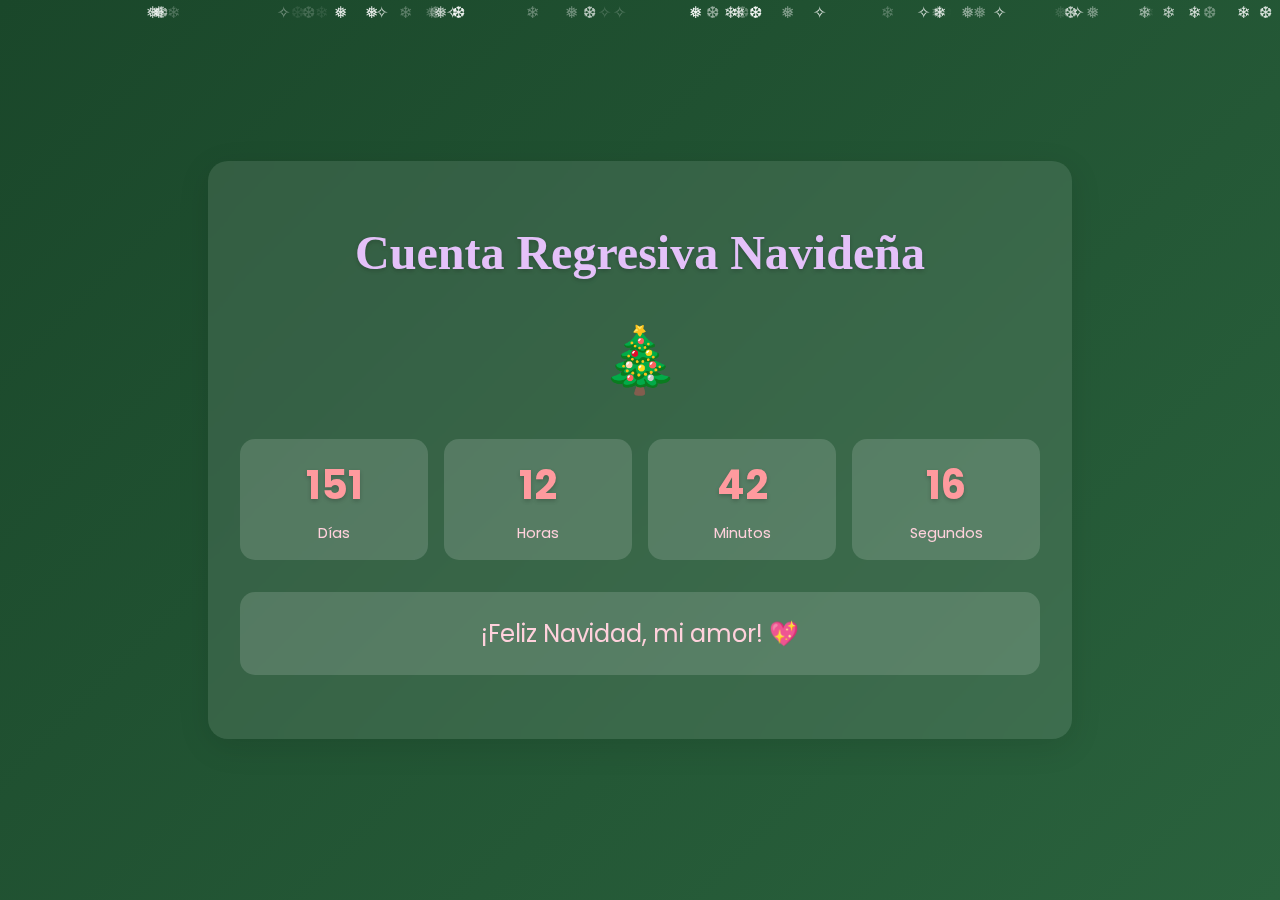
<file: static/christmas_countdown.html>
<!DOCTYPE html>
<html lang="es">
<head>
    <meta charset="UTF-8">
    <meta name="viewport" content="width=device-width, initial-scale=1.0">
    <title>Cuenta regresiva navideña</title>
    <link href="https://fonts.googleapis.com/css2?family=Mountains+of+Christmas:wght@400;700&family=Poppins:wght@400;600&display=swap" rel="stylesheet">
    <style>
        body {
            font-family: 'Poppins', sans-serif;
            margin: 0;
            min-height: 100vh;
            background: linear-gradient(135deg, #1a472a, #2a623d);
            color: #ffffff;
            display: flex;
            flex-direction: column;
            align-items: center;
            justify-content: center;
            overflow: hidden;
            position: relative;
        }

        .snowflakes {
            position: fixed;
            top: 0;
            left: 0;
            width: 100%;
            height: 100%;
            pointer-events: none;
            z-index: 1;
        }

        .container {
            text-align: center;
            padding: 2rem;
            background: rgba(255, 255, 255, 0.1);
            backdrop-filter: blur(10px);
            border-radius: 20px;
            box-shadow: 0 8px 32px rgba(0, 0, 0, 0.1);
            z-index: 2;
            max-width: 800px;
            width: 90%;
            margin: 20px;
        }

        h1 {
            font-family: 'Mountains of Christmas', cursive;
            font-size: 3rem;
            color: #e4c1f9;
            text-shadow: 0 2px 4px rgba(0,0,0,0.2);
            margin-bottom: 2rem;
        }

        .countdown-wrapper {
            display: grid;
            grid-template-columns: repeat(auto-fit, minmax(120px, 1fr));
            gap: 1rem;
            margin: 2rem 0;
        }

        .countdown-item {
            background: rgba(255, 255, 255, 0.15);
            padding: 1rem;
            border-radius: 15px;
            transition: transform 0.3s ease;
        }

        .countdown-item:hover {
            transform: translateY(-5px);
        }

        .number {
            font-size: 2.5rem;
            font-weight: bold;
            color: #ff9a9e;
            text-shadow: 0 2px 4px rgba(0,0,0,0.2);
        }

        .label {
            font-size: 0.9rem;
            color: #ffd1dc;
            margin-top: 0.5rem;
        }

        #dailyMessage {
            font-size: 1.5rem;
            margin: 2rem 0;
            padding: 1.5rem;
            background: rgba(255, 255, 255, 0.15);
            border-radius: 15px;
            color: #ffd1dc;
            animation: glow 2s ease-in-out infinite alternate;
        }

        .christmas-tree {
            font-size: 4rem;
            margin: 1rem 0;
            animation: bounce 2s ease-in-out infinite;
        }

        @keyframes glow {
            from {
                box-shadow: 0 0 10px rgba(255, 209, 220, 0.5);
            }
            to {
                box-shadow: 0 0 20px rgba(255, 209, 220, 0.8);
            }
        }

        @keyframes bounce {
            0%, 100% {
                transform: translateY(0);
            }
            50% {
                transform: translateY(-10px);
            }
        }

        @keyframes snowfall {
            0% {
                transform: translateY(-10vh) translateX(0);
            }
            100% {
                transform: translateY(100vh) translateX(20px);
            }
        }

        .snowflake {
            position: absolute;
            color: #fff;
            font-size: 1em;
            animation: snowfall linear infinite;
        }

        @media (max-width: 600px) {
            .container {
                padding: 1rem;
            }
            h1 {
                font-size: 2rem;
            }
            .number {
                font-size: 2rem;
            }
            #dailyMessage {
                font-size: 1.2rem;
            }
        }
    </style>
</head>
<body>
    <div class="snowflakes" id="snowflakes"></div>
    <div class="container">
        <h1>Cuenta Regresiva Navideña</h1>
        <div class="christmas-tree">🎄</div>
        <div class="countdown-wrapper" id="countdown"></div>
        <div id="dailyMessage"></div>
    </div>

    <script>
        function createSnowflakes() {
            const snowflakes = document.getElementById('snowflakes');
            const symbols = ['❄', '❅', '❆', '✧'];
            const numberOfSnowflakes = 50;

            for (let i = 0; i < numberOfSnowflakes; i++) {
                const snowflake = document.createElement('div');
                snowflake.className = 'snowflake';
                snowflake.style.left = `${Math.random() * 100}vw`;
                snowflake.style.animationDuration = `${Math.random() * 3 + 2}s`;
                snowflake.style.opacity = Math.random();
                snowflake.innerHTML = symbols[Math.floor(Math.random() * symbols.length)];
                snowflakes.appendChild(snowflake);
            }
        }

        function updateCountdown() {
            const now = new Date();
            const christmas = new Date(now.getFullYear(), 11, 25);
            
            if (now.getMonth() === 11 && now.getDate() > 25) {
                christmas.setFullYear(christmas.getFullYear() + 1);
            }
            
            const diff = christmas - now;
            
            const days = Math.floor(diff / (1000 * 60 * 60 * 24));
            const hours = Math.floor((diff % (1000 * 60 * 60 * 24)) / (1000 * 60 * 60));
            const minutes = Math.floor((diff % (1000 * 60 * 60)) / (1000 * 60));
            const seconds = Math.floor((diff % (1000 * 60)) / 1000);
            
            const countdownHTML = `
                <div class="countdown-item">
                    <div class="number">${days}</div>
                    <div class="label">Días</div>
                </div>
                <div class="countdown-item">
                    <div class="number">${hours}</div>
                    <div class="label">Horas</div>
                </div>
                <div class="countdown-item">
                    <div class="number">${minutes}</div>
                    <div class="label">Minutos</div>
                </div>
                <div class="countdown-item">
                    <div class="number">${seconds}</div>
                    <div class="label">Segundos</div>
                </div>
            `;
            
            document.getElementById('countdown').innerHTML = countdownHTML;
        }

        function updateMessage() {
            const messages = {
                1: "¡El amor es como la magia navideña! 💫",
                2: "Cada día te quiero más, como los regalos bajo el árbol 🎁",
                3: "Eres mi estrella de Navidad más brillante ⭐",
                5: "Mi corazón late al ritmo de los villancicos 💓",
                7: "Contigo la Navidad es más especial 💕",
                10: "Eres mi mejor regalo de Navidad 🎄",
                15: "Tu sonrisa ilumina más que todas las luces navideñas ✨",
                20: "Juntos hacemos la Navidad más mágica 💑",
                25: "¡Feliz Navidad, mi amor! 💖"
            };

            const messageKeys = Object.keys(messages);
            const randomIndex = Math.floor(Math.random() * messageKeys.length);
            const message = messages[messageKeys[randomIndex]] || "¡La magia de la Navidad nos une cada día más! 🎄✨";
            
            document.getElementById('dailyMessage').innerHTML = message;
        }

        createSnowflakes();
        setInterval(updateCountdown, 1000);
        setInterval(updateMessage, 10000); 
        updateCountdown();
        updateMessage();
    </script>
</body>
</html>
</file>
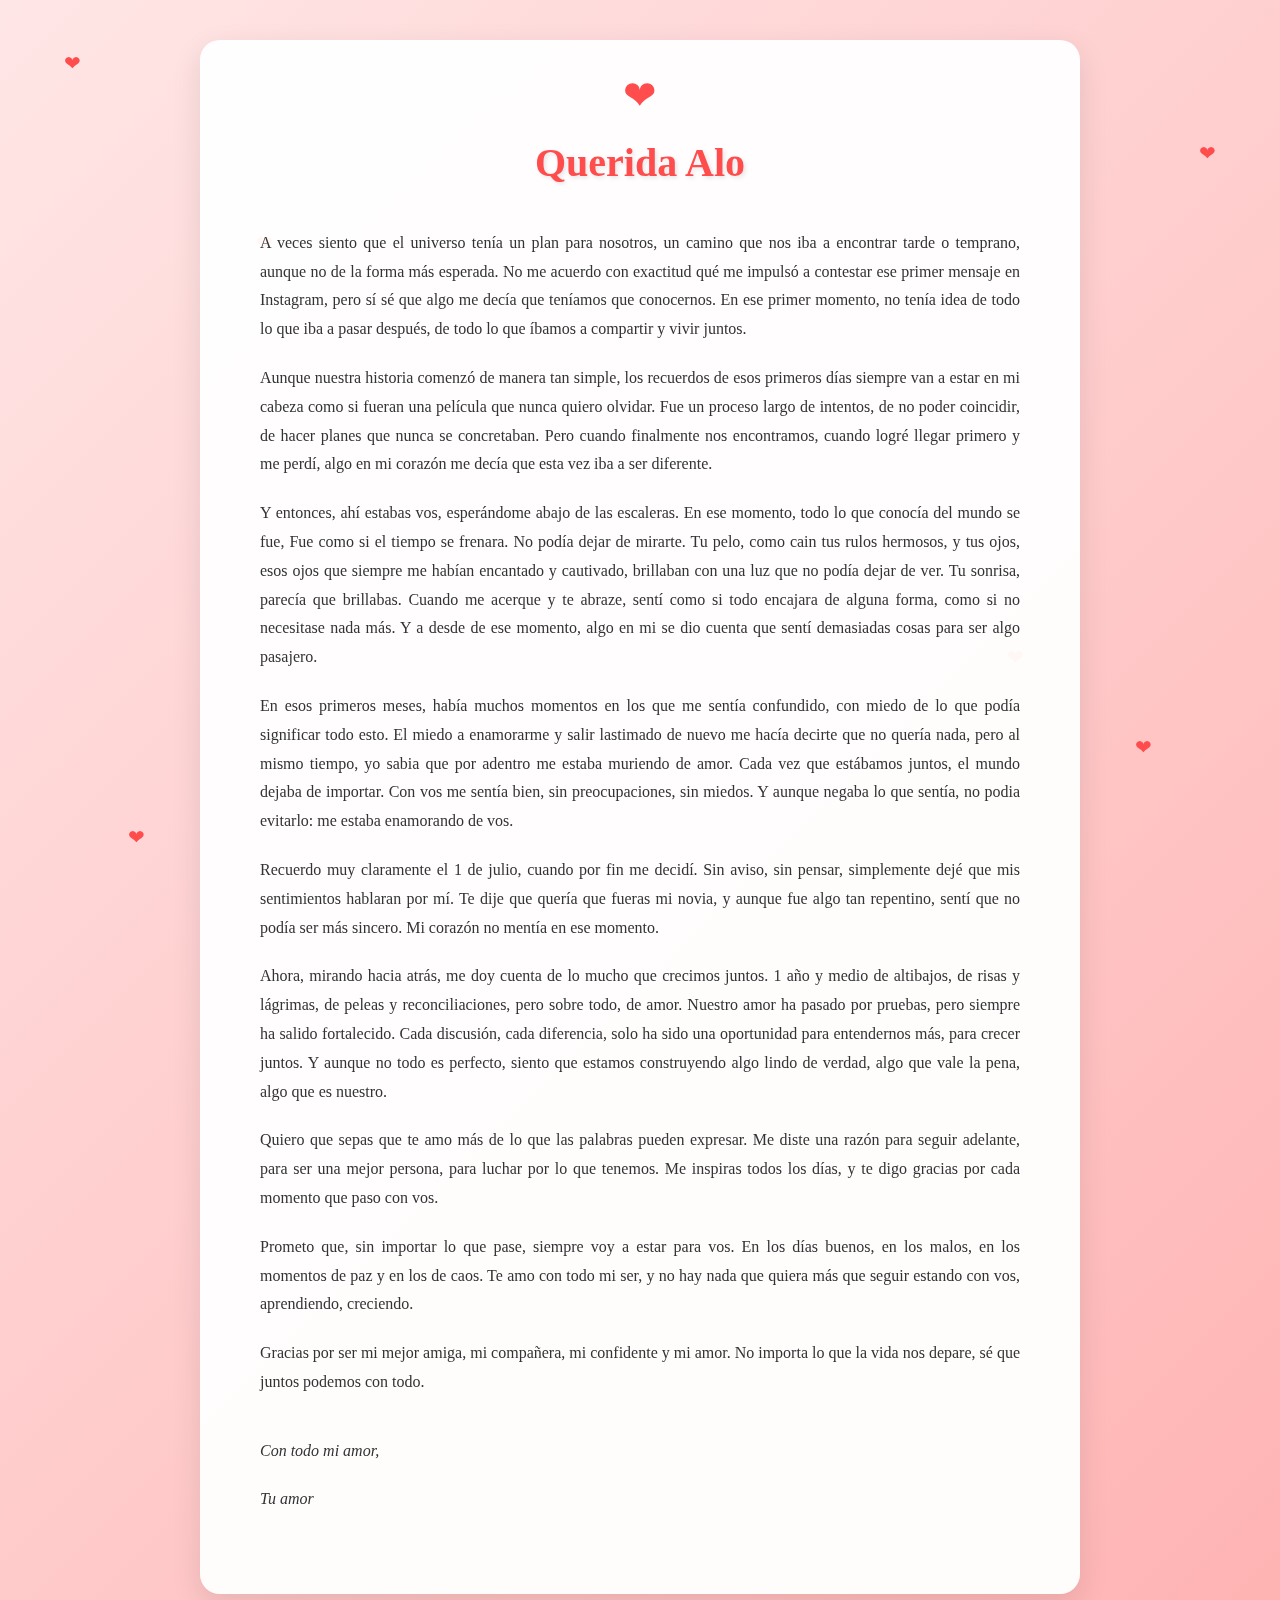
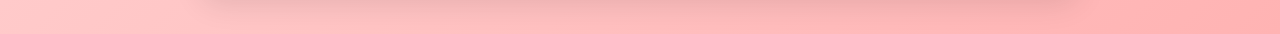
<file: static/our_story.html>
<!DOCTYPE html>
<html lang="es">
<head>
    <meta charset="UTF-8">
    <meta name="viewport" content="width=device-width, initial-scale=1.0">
    <title>Carta de Amor</title>
    <style>
        body {
            font-family: 'Georgia', serif;
            line-height: 1.8;
            background: linear-gradient(135deg, #ffe6e6 0%, #ffb3b3 100%);
            margin: 0;
            padding: 40px;
            min-height: 100vh;
            color: #333;
        }
        .container {
            max-width: 800px;
            margin: 0 auto;
            background: rgba(255, 255, 255, 0.95);
            padding: 40px;
            border-radius: 20px;
            box-shadow: 0 10px 30px rgba(0, 0, 0, 0.1);
            position: relative;
        }
        .letter {
            position: relative;
            padding: 20px;
        }
        .letter::before {
            content: '❤';
            position: absolute;
            top: -20px;
            left: 50%;
            transform: translateX(-50%);
            font-size: 40px;
            color: #ff4d4d;
        }
        h1 {
            text-align: center;
            color: #ff4d4d;
            font-size: 2.5em;
            margin-bottom: 30px;
            text-shadow: 2px 2px 4px rgba(0, 0, 0, 0.1);
        }
        p {
            margin-bottom: 20px;
            text-align: justify;
        }
        .signature {
            text-align: right;
            font-style: italic;
            margin-top: 40px;
        }
        @keyframes float {
            0% { transform: translateY(0px); }
            50% { transform: translateY(-10px); }
            100% { transform: translateY(0px); }
        }
        .hearts {
            position: fixed;
            font-size: 20px;
            color: #ff4d4d;
            animation: float 3s ease-in-out infinite;
        }
        .hearts:nth-child(1) { top: 5%; left: 5%; animation-delay: 0s; }
        .hearts:nth-child(2) { top: 15%; right: 5%; animation-delay: 0.5s; }
        .hearts:nth-child(3) { bottom: 5%; left: 10%; animation-delay: 1s; }
        .hearts:nth-child(4) { bottom: 15%; right: 10%; animation-delay: 1.5s; }
        .hearts:nth-child(5) { top: 25%; left: 20%; animation-delay: 2s; }
        .hearts:nth-child(6) { bottom: 25%; right: 20%; animation-delay: 2.5s; }
    </style>
</head>
<body>
    <div class="hearts">❤</div>
    <div class="hearts">❤</div>
    <div class="hearts">❤</div>
    <div class="hearts">❤</div>
    <div class="hearts">❤</div>
    <div class="hearts">❤</div>
    
    <div class="container">
        <div class="letter">
            <h1>Querida Alo</h1>
            
            <p>A veces siento que el universo tenía un plan para nosotros, un camino que nos iba a encontrar tarde o temprano, aunque no de la forma más esperada. No me acuerdo con exactitud qué me impulsó a contestar ese primer mensaje en Instagram, pero sí sé que algo me decía que teníamos que conocernos. En ese primer momento, no tenía idea de todo lo que iba a pasar después, de todo lo que íbamos a compartir y vivir juntos.</p>

            <p>Aunque nuestra historia comenzó de manera tan simple, los recuerdos de esos primeros días siempre van a estar en mi cabeza como si fueran una película que nunca quiero olvidar. Fue un proceso largo de intentos, de no poder coincidir, de hacer planes que nunca se concretaban. Pero cuando finalmente nos encontramos, cuando logré llegar primero y me perdí, algo en mi corazón me decía que esta vez iba a ser diferente.</p>

            <p>Y entonces, ahí estabas vos, esperándome abajo de las escaleras. En ese momento, todo lo que conocía del mundo se fue, Fue como si el tiempo se frenara. No podía dejar de mirarte. Tu pelo, como cain tus rulos hermosos, y tus ojos, esos ojos que siempre me habían encantado y cautivado, brillaban con una luz que no podía dejar de ver. Tu sonrisa, parecía que brillabas. Cuando me acerque y te abraze, sentí como si todo encajara de alguna forma, como si no necesitase nada más. Y a desde de ese momento, algo en mi se dio cuenta que sentí demasiadas cosas para ser algo pasajero.</p>

            <p>En esos primeros meses, había muchos momentos en los que me sentía confundido, con miedo de lo que podía significar todo esto. El miedo a enamorarme y salir lastimado de nuevo me hacía decirte que no quería nada, pero al mismo tiempo, yo sabia que por adentro me estaba muriendo de amor. Cada vez que estábamos juntos, el mundo dejaba de importar. Con vos me sentía bien, sin preocupaciones, sin miedos. Y aunque negaba lo que sentía, no podia evitarlo: me estaba enamorando de vos.</p>

            <p>Recuerdo muy claramente el 1 de julio, cuando por fin me decidí. Sin aviso, sin pensar, simplemente dejé que mis sentimientos hablaran por mí. Te dije que quería que fueras mi novia, y aunque fue algo tan repentino, sentí que no podía ser más sincero. Mi corazón no mentía en ese momento.</p>

            <p>Ahora, mirando hacia atrás, me doy cuenta de lo mucho que crecimos juntos. 1 año y medio de altibajos, de risas y lágrimas, de peleas y reconciliaciones, pero sobre todo, de amor. Nuestro amor ha pasado por pruebas, pero siempre ha salido fortalecido. Cada discusión, cada diferencia, solo ha sido una oportunidad para entendernos más, para crecer juntos. Y aunque no todo es perfecto, siento que estamos construyendo algo lindo de verdad, algo que vale la pena, algo que es nuestro.</p>

            <p>Quiero que sepas que te amo más de lo que las palabras pueden expresar. Me diste una razón para seguir adelante, para ser una mejor persona, para luchar por lo que tenemos. Me inspiras todos los días, y te digo gracias por cada momento que paso con vos.</p>

            <p>Prometo que, sin importar lo que pase, siempre voy a estar para vos. En los días buenos, en los malos, en los momentos de paz y en los de caos. Te amo con todo mi ser, y no hay nada que quiera más que seguir estando con vos, aprendiendo, creciendo.</p>

            <p>Gracias por ser mi mejor amiga, mi compañera, mi confidente y mi amor. No importa lo que la vida nos depare, sé que juntos podemos con todo.</p>

            <div class="signature">
                <p>Con todo mi amor,</p>
                <p>Tu amor</p>
            </div>
        </div>
    </div>
</body>
</html>
</file>
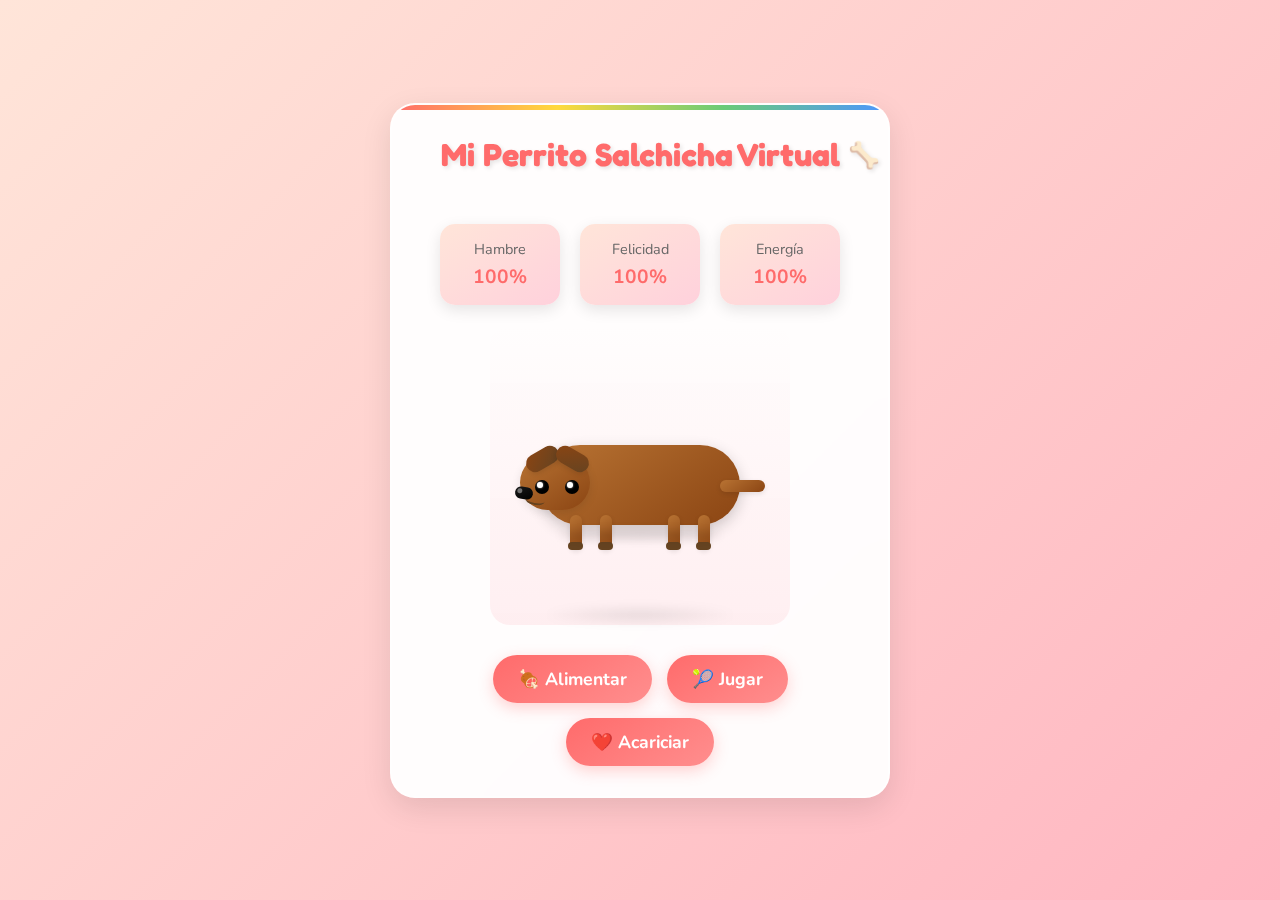
<file: static/garden/jardin_virtual.html>
<!DOCTYPE html>
<html lang="es">
<head>
    <meta charset="UTF-8">
    <meta name="viewport" content="width=device-width, initial-scale=1.0">
    <title>Mi Perrito Salchicha Virtual</title>
    <link href="https://fonts.googleapis.com/css2?family=Fredoka+One&family=Nunito:wght@400;700&display=swap" rel="stylesheet">
    <style>
        * {
            margin: 0;
            padding: 0;
            box-sizing: border-box;
        }

        body {
            font-family: 'Nunito', sans-serif;
            min-height: 100vh;
            background: linear-gradient(135deg, #FFE5D9 0%, #FFB6C1 100%);
            padding: 20px;
            display: flex;
            flex-direction: column;
            align-items: center;
            justify-content: center;
        }

        .game-container {
            background: rgba(255, 255, 255, 0.95);
            border-radius: 25px;
            padding: 30px;
            box-shadow: 0 10px 30px rgba(0,0,0,0.1);
            text-align: center;
            backdrop-filter: blur(10px);
            border: 2px solid rgba(255,255,255,0.5);
            max-width: 90%;
            width: 500px;
            position: relative;
            overflow: hidden;
        }

        .game-container::before {
            content: '';
            position: absolute;
            top: 0;
            left: 0;
            right: 0;
            height: 5px;
            background: linear-gradient(90deg, #FF6B6B, #FFD93D, #6BCB77, #4D96FF);
            border-radius: 5px 5px 0 0;
        }

        h1 {
            font-family: 'Fredoka One', cursive;
            color: #FF6B6B;
            text-shadow: 2px 2px 4px rgba(0,0,0,0.1);
            font-size: 2em;
            margin-bottom: 30px;
            position: relative;
            display: inline-block;
        }

        h1::after {
            content: '🦴';
            position: absolute;
            right: -40px;
            top: 50%;
            transform: translateY(-50%);
            font-size: 0.8em;
            animation: float 2s ease-in-out infinite;
        }

        @keyframes float {
            0%, 100% { transform: translateY(-50%) rotate(0deg); }
            50% { transform: translateY(-70%) rotate(10deg); }
        }

        .stats {
            display: flex;
            gap: 20px;
            margin: 20px 0;
            justify-content: center;
            flex-wrap: wrap;
        }

        .stat {
            background: linear-gradient(145deg, #FFE5D9, #FFD1DC);
            padding: 15px;
            border-radius: 15px;
            min-width: 120px;
            box-shadow: 0 5px 15px rgba(0,0,0,0.1);
            transition: all 0.3s ease;
            position: relative;
            overflow: hidden;
        }

        .stat::before {
            content: '';
            position: absolute;
            top: 0;
            left: 0;
            width: 100%;
            height: 100%;
            background: linear-gradient(90deg, transparent, rgba(255,255,255,0.4), transparent);
            transform: translateX(-100%);
            transition: transform 0.5s ease;
        }

        .stat:hover::before {
            transform: translateX(100%);
        }

        .stat-label {
            font-size: 0.9em;
            color: #666;
            margin-bottom: 5px;
        }

        .stat-value {
            font-size: 1.2em;
            font-weight: bold;
            color: #FF6B6B;
        }

        .actions {
            display: flex;
            gap: 15px;
            margin-top: 30px;
            justify-content: center;
            flex-wrap: wrap;
        }

        button {
            padding: 12px 25px;
            border: none;
            border-radius: 25px;
            background: linear-gradient(145deg, #FF6B6B, #FF8E8E);
            color: white;
            cursor: pointer;
            font-family: 'Nunito', sans-serif;
            font-size: 1.1em;
            font-weight: 700;
            transition: all 0.3s;
            box-shadow: 0 5px 15px rgba(255,107,107,0.3);
            position: relative;
            overflow: hidden;
        }

        button::before {
            content: '';
            position: absolute;
            top: 0;
            left: 0;
            width: 100%;
            height: 100%;
            background: linear-gradient(90deg, transparent, rgba(255,255,255,0.2), transparent);
            transform: translateX(-100%);
            transition: transform 0.5s ease;
        }

        button:hover::before {
            transform: translateX(100%);
        }

        button:hover {
            transform: translateY(-3px);
            box-shadow: 0 8px 20px rgba(255,107,107,0.4);
        }

        button:active {
            transform: translateY(-1px);
        }

        .pet-container {
            position: relative;
            width: 300px;
            height: 300px;
            margin: 20px auto;
            background: linear-gradient(to bottom, rgba(255,255,255,0) 0%, rgba(255,182,193,0.2) 100%);
            border-radius: 20px;
            padding: 20px;
            transition: all 0.3s ease;
        }

        .pet-container::after {
            content: '';
            position: absolute;
            bottom: 0;
            left: 50%;
            transform: translateX(-50%);
            width: 200px;
            height: 20px;
            background: radial-gradient(ellipse at center, rgba(0,0,0,0.1) 0%, transparent 70%);
            border-radius: 50%;
            filter: blur(5px);
        }

        .pet {
            width: 200px;
            height: 80px;
            background: linear-gradient(145deg, #B87333, #8B4513);
            border-radius: 40px;
            position: relative;
            margin: 100px auto;
            transition: all 0.3s ease-in-out;
            box-shadow: 0 5px 15px rgba(0,0,0,0.2);
            overflow: visible;
        }

        .pet.eating {
            animation: eating 0.5s infinite;
        }

        .pet.playing {
            animation: jumping 0.8s ease-in-out;
        }

        .pet.petting {
            animation: petting 0.5s ease-in-out;
        }

        @keyframes eating {
            0%, 100% { transform: rotate(0deg); }
            25% { transform: rotate(-3deg) translateY(2px); }
            75% { transform: rotate(3deg) translateY(2px); }
        }

        @keyframes jumping {
            0%, 100% { transform: translateY(0) rotate(0deg); }
            25% { transform: translateY(-20px) rotate(-5deg); }
            50% { transform: translateY(-30px) rotate(0deg); }
            75% { transform: translateY(-20px) rotate(5deg); }
        }

        @keyframes petting {
            0% { transform: scale(1); }
            50% { transform: scale(1.1) rotate(2deg); }
            100% { transform: scale(1); }
        }

        .head {
            width: 70px;
            height: 55px;
            background: linear-gradient(145deg, #B87333, #8B4513);
            border-radius: 35px;
            position: absolute;
            left: -20px;
            top: 10px;
            box-shadow: 0 3px 10px rgba(0,0,0,0.1);
            z-index: 2;
        }

        .ear {
            width: 35px;
            height: 18px;
            background: linear-gradient(145deg, #8B4513, #654321);
            border-radius: 20px;
            position: absolute;
            transition: transform 0.3s;
            box-shadow: 0 2px 5px rgba(0,0,0,0.1);
        }

        .ear.left {
            top: -5px;
            left: 5px;
            transform: rotate(-30deg);
        }

        .ear.right {
            top: -5px;
            left: 35px;
            transform: rotate(30deg);
        }

        .pet:hover .ear.left {
            transform: rotate(-20deg) translateY(-2px);
        }

        .pet:hover .ear.right {
            transform: rotate(20deg) translateY(-2px);
        }

        .eye {
            width: 14px;
            height: 14px;
            background: #000000;
            border-radius: 50%;
            position: absolute;
            top: 25px;
            animation: blink 4s infinite;
            overflow: hidden;
        }

        .eye::before {
            content: '';
            position: absolute;
            width: 6px;
            height: 6px;
            background: white;
            border-radius: 50%;
            top: 2px;
            left: 2px;
            box-shadow: 0 0 2px rgba(255,255,255,0.8);
        }

        .pet.happy .eye {
            height: 8px;
            margin-top: 3px;
            animation: none;
            border-radius: 50% 50% 0 0;
        }

        .eye.left {
            left: 15px;
        }

        .eye.right {
            left: 45px;
        }

        .nose {
            width: 18px;
            height: 12px;
            background: linear-gradient(145deg, #1a1a1a, #000000);
            border-radius: 10px;
            position: absolute;
            left: -5px;
            top: 32px;
            transform: rotate(10deg);
        }

        .nose::after {
            content: '';
            position: absolute;
            width: 5px;
            height: 5px;
            background: rgba(255,255,255,0.4);
            border-radius: 50%;
            top: 2px;
            left: 2px;
        }

        .mouth {
            width: 20px;
            height: 10px;
            border-bottom: 2px solid #654321;
            border-radius: 50%;
            position: absolute;
            left: 5px;
            top: 40px;
            transform: rotate(10deg);
        }

        .tongue {
            width: 12px;
            height: 8px;
            background: #FF9999;
            border-radius: 6px;
            position: absolute;
            left: 8px;
            top: 45px;
            transform: rotate(10deg);
            display: none;
        }

        .pet.happy .tongue {
            display: block;
            animation: tongue 0.3s infinite;
        }

        @keyframes tongue {
            0%, 100% { height: 8px; }
            50% { height: 12px; }
        }

        .tail {
            width: 45px;
            height: 12px;
            background: linear-gradient(145deg, #B87333, #8B4513);
            border-radius: 6px;
            position: absolute;
            right: -25px;
            top: 35px;
            transform-origin: left center;
            animation: wag 1s infinite;
            box-shadow: 0 2px 5px rgba(0,0,0,0.1);
        }

        @keyframes wag {
            0%, 100% { transform: rotate(0deg); }
            25% { transform: rotate(20deg) translateX(2px); }
            75% { transform: rotate(-20deg) translateX(-2px); }
        }

        .leg {
            width: 12px;
            height: 35px;
            background: linear-gradient(145deg, #B87333, #8B4513);
            position: absolute;
            bottom: -25px;
            border-radius: 6px;
            box-shadow: 0 2px 5px rgba(0,0,0,0.1);
        }

        .leg::after {
            content: '';
            position: absolute;
            width: 15px;
            height: 8px;
            background: #654321;
            bottom: 0;
            left: -2px;
            border-radius: 8px;
        }

        .leg.front-left { left: 30px; }
        .leg.front-right { left: 60px; }
        .leg.back-left { right: 60px; }
        .leg.back-right { right: 30px; }

        .belly {
            position: absolute;
            width: 140px;
            height: 40px;
            background: linear-gradient(145deg, #D2691E, #CD853F);
            bottom: 0;
            left: 30px;
            border-radius: 20px;
            z-index: -1;
        }

        .food {
            position: absolute;
            width: 25px;
            height: 25px;
            background: radial-gradient(circle at 30% 30%, #FFB366, #FF8C1A);
            border-radius: 50%;
            display: none;
            box-shadow: 0 3px 10px rgba(0,0,0,0.2);
            z-index: 3;
        }

        .food::before {
            content: '';
            position: absolute;
            width: 8px;
            height: 8px;
            background: rgba(255,255,255,0.4);
            border-radius: 50%;
            top: 5px;
            left: 5px;
        }

        .ball {
            position: absolute;
            width: 30px;
            height: 30px;
            background: radial-gradient(circle at 30% 30%, #FF6B6B, #FF0000);
            border-radius: 50%;
            display: none;
            box-shadow: 0 3px 10px rgba(0,0,0,0.2);
            z-index: 3;
        }

        .ball::before {
            content: '';
            position: absolute;
            width: 10px;
            height: 10px;
            background: rgba(255,255,255,0.4);
            border-radius: 50%;
            top: 5px;
            left: 5px;
        }

        .ball::after {
            content: '';
            position: absolute;
            width: 100%;
            height: 100%;
            border: 2px solid rgba(255,255,255,0.3);
            border-radius: 50%;
            top: -2px;
            left: -2px;
            animation: pulse 1.5s infinite;
        }

        @keyframes pulse {
            0% { transform: scale(1); opacity: 1; }
            100% { transform: scale(1.3); opacity: 0; }
        }

        .pet::after {
            content: '';
            position: absolute;
            width: 80%;
            height: 10px;
            background: rgba(0,0,0,0.1);
            border-radius: 50%;
            bottom: -15px;
            left: 10%;
            filter: blur(4px);
            transition: all 0.3s ease-in-out;
        }

        .pet.playing::after {
            opacity: 0.5;
            transform: scaleX(0.7);
        }

        .heart {
            position: absolute;
            color: #FF6B6B;
            font-size: 28px;
            animation: float 1.2s ease-out forwards;
            display: none;
            text-shadow: 0 3px 10px rgba(255,107,107,0.3);
        }

        @keyframes float {
            0% { transform: translateY(0) scale(1) rotate(0deg); opacity: 1; }
            50% { transform: translateY(-25px) scale(1.3) rotate(10deg); opacity: 0.8; }
            100% { transform: translateY(-50px) scale(1.5) rotate(-10deg); opacity: 0; }
        }

        .sparkle {
            position: absolute;
            color: #FFD700;
            font-size: 20px;
            animation: sparkleAnim 0.5s ease-out forwards;
            z-index: 5;
        }

        @keyframes sparkleAnim {
            0% { transform: scale(0) rotate(0deg); opacity: 1; }
            100% { transform: scale(1.5) rotate(180deg); opacity: 0; }
        }

        /* Responsive design */
        @media (max-width: 600px) {
            .game-container {
                padding: 20px;
                width: 95%;
            }

            h1 {
                font-size: 1.5em;
            }

            .stats {
                gap: 10px;
            }

            .stat {
                min-width: 100px;
                padding: 10px;
            }

            button {
                padding: 10px 20px;
                font-size: 1em;
            }
        }
    </style>
</head>
<body>
    <div class="game-container">
        <audio id="eatSound" src="https://assets.mixkit.co/active_storage/sfx/2357/2357.wav"></audio>
        <audio id="playSound" src="https://assets.mixkit.co/active_storage/sfx/2360/2360.wav"></audio>
        <audio id="petSound" src="https://assets.mixkit.co/active_storage/sfx/2358/2358.wav"></audio>
        <audio id="happySound" src="https://assets.mixkit.co/active_storage/sfx/2359/2359.wav"></audio>

        <h1>Mi Perrito Salchicha Virtual</h1>
        
        <div class="stats">
            <div class="stat">
                <div class="stat-label">Hambre</div>
                <div class="stat-value"><span id="hunger">100</span>%</div>
            </div>
            <div class="stat">
                <div class="stat-label">Felicidad</div>
                <div class="stat-value"><span id="happiness">100</span>%</div>
            </div>
            <div class="stat">
                <div class="stat-label">Energía</div>
                <div class="stat-value"><span id="energy">100</span>%</div>
            </div>
        </div>

        <div class="pet-container">
            <div class="pet">
                <div class="head">
                    <div class="ear left"></div>
                    <div class="ear right"></div>
                    <div class="eye left"></div>
                    <div class="eye right"></div>
                    <div class="nose"></div>
                    <div class="mouth"></div>
                    <div class="tongue"></div>
                </div>
                <div class="belly"></div>
                <div class="tail"></div>
                <div class="leg front-left"></div>
                <div class="leg front-right"></div>
                <div class="leg back-left"></div>
                <div class="leg back-right"></div>
            </div>
            <div class="food"></div>
            <div class="ball"></div>
        </div>

        <div class="actions">
            <button onclick="feed()">🍖 Alimentar</button>
            <button onclick="play()">🎾 Jugar</button>
            <button onclick="pet()">❤️ Acariciar</button>
        </div>
    </div>

    <script>
        let stats = {
            hunger: 100,
            happiness: 100,
            energy: 100
        };

        function playSound(soundId) {
            const sound = document.getElementById(soundId);
            sound.currentTime = 0;
            sound.play().catch(error => console.log('Error playing sound:', error));
        }

        function createSparkle(x, y) {
            const sparkle = document.createElement('div');
            sparkle.className = 'sparkle';
            sparkle.textContent = '✨';
            sparkle.style.left = x + 'px';
            sparkle.style.top = y + 'px';
            document.querySelector('.pet-container').appendChild(sparkle);
            setTimeout(() => sparkle.remove(), 500);
        }

        function updateStats() {
            document.getElementById('hunger').textContent = stats.hunger;
            document.getElementById('happiness').textContent = stats.happiness;
            document.getElementById('energy').textContent = stats.energy;
        }

        function decreaseStats() {
            stats.hunger = Math.max(0, stats.hunger - 5);
            stats.happiness = Math.max(0, stats.happiness - 3);
            stats.energy = Math.max(0, stats.energy - 2);
            updateStats();
        }

        setInterval(decreaseStats, 10000);

        function feed() {
            if (stats.hunger < 100) {
                const food = document.querySelector('.food');
                const pet = document.querySelector('.pet');
                food.style.display = 'block';
                food.style.left = '0px';
                food.style.top = '50px';

                let position = 0;
                const interval = setInterval(() => {
                    position += 3;
                    food.style.left = position + 'px';
                    if (position >= 100) {
                        clearInterval(interval);
                        pet.classList.add('eating');
                        playSound('eatSound');
                        setTimeout(() => {
                            food.style.display = 'none';
                            pet.classList.remove('eating');
                            stats.hunger = Math.min(100, stats.hunger + 20);
                            updateStats();
                            showHappiness();
                        }, 1000);
                    }
                }, 20);
            }
        }

        function play() {
            if (stats.energy > 20) {
                const ball = document.querySelector('.ball');
                const pet = document.querySelector('.pet');
                ball.style.display = 'block';
                ball.style.left = '250px';
                ball.style.top = '50px';

                playSound('playSound');
                pet.classList.add('playing');

                setTimeout(() => {
                    ball.style.display = 'none';
                    pet.classList.remove('playing');
                    stats.happiness = Math.min(100, stats.happiness + 15);
                    stats.energy = Math.max(0, stats.energy - 10);
                    updateStats();
                    showHappiness();
                }, 1000);
            }
        }

        function showHappiness() {
            const pet = document.querySelector('.pet');
            pet.classList.add('happy');
            setTimeout(() => {
                pet.classList.remove('happy');
            }, 1000);
        }

        function pet() {
            const pet = document.querySelector('.pet');
            const petContainer = document.querySelector('.pet-container');
            const rect = petContainer.getBoundingClientRect();
            
            // Crear múltiples brillos
            for(let i = 0; i < 5; i++) {
                setTimeout(() => {
                    const x = Math.random() * rect.width;
                    const y = Math.random() * rect.height;
                    createSparkle(x, y);
                }, i * 100);
            }

            playSound('petSound');
            pet.classList.add('petting', 'happy');

            const heart = document.createElement('div');
            heart.className = 'heart';
            heart.textContent = '❤️';
            heart.style.left = '150px';
            heart.style.top = '50px';
            heart.style.display = 'block';
            petContainer.appendChild(heart);
            
            stats.happiness = Math.min(100, stats.happiness + 10);
            updateStats();

            setTimeout(() => {
                heart.remove();
                pet.classList.remove('petting', 'happy');
            }, 1000);
        }
    </script>
</body>
</html>
</file>
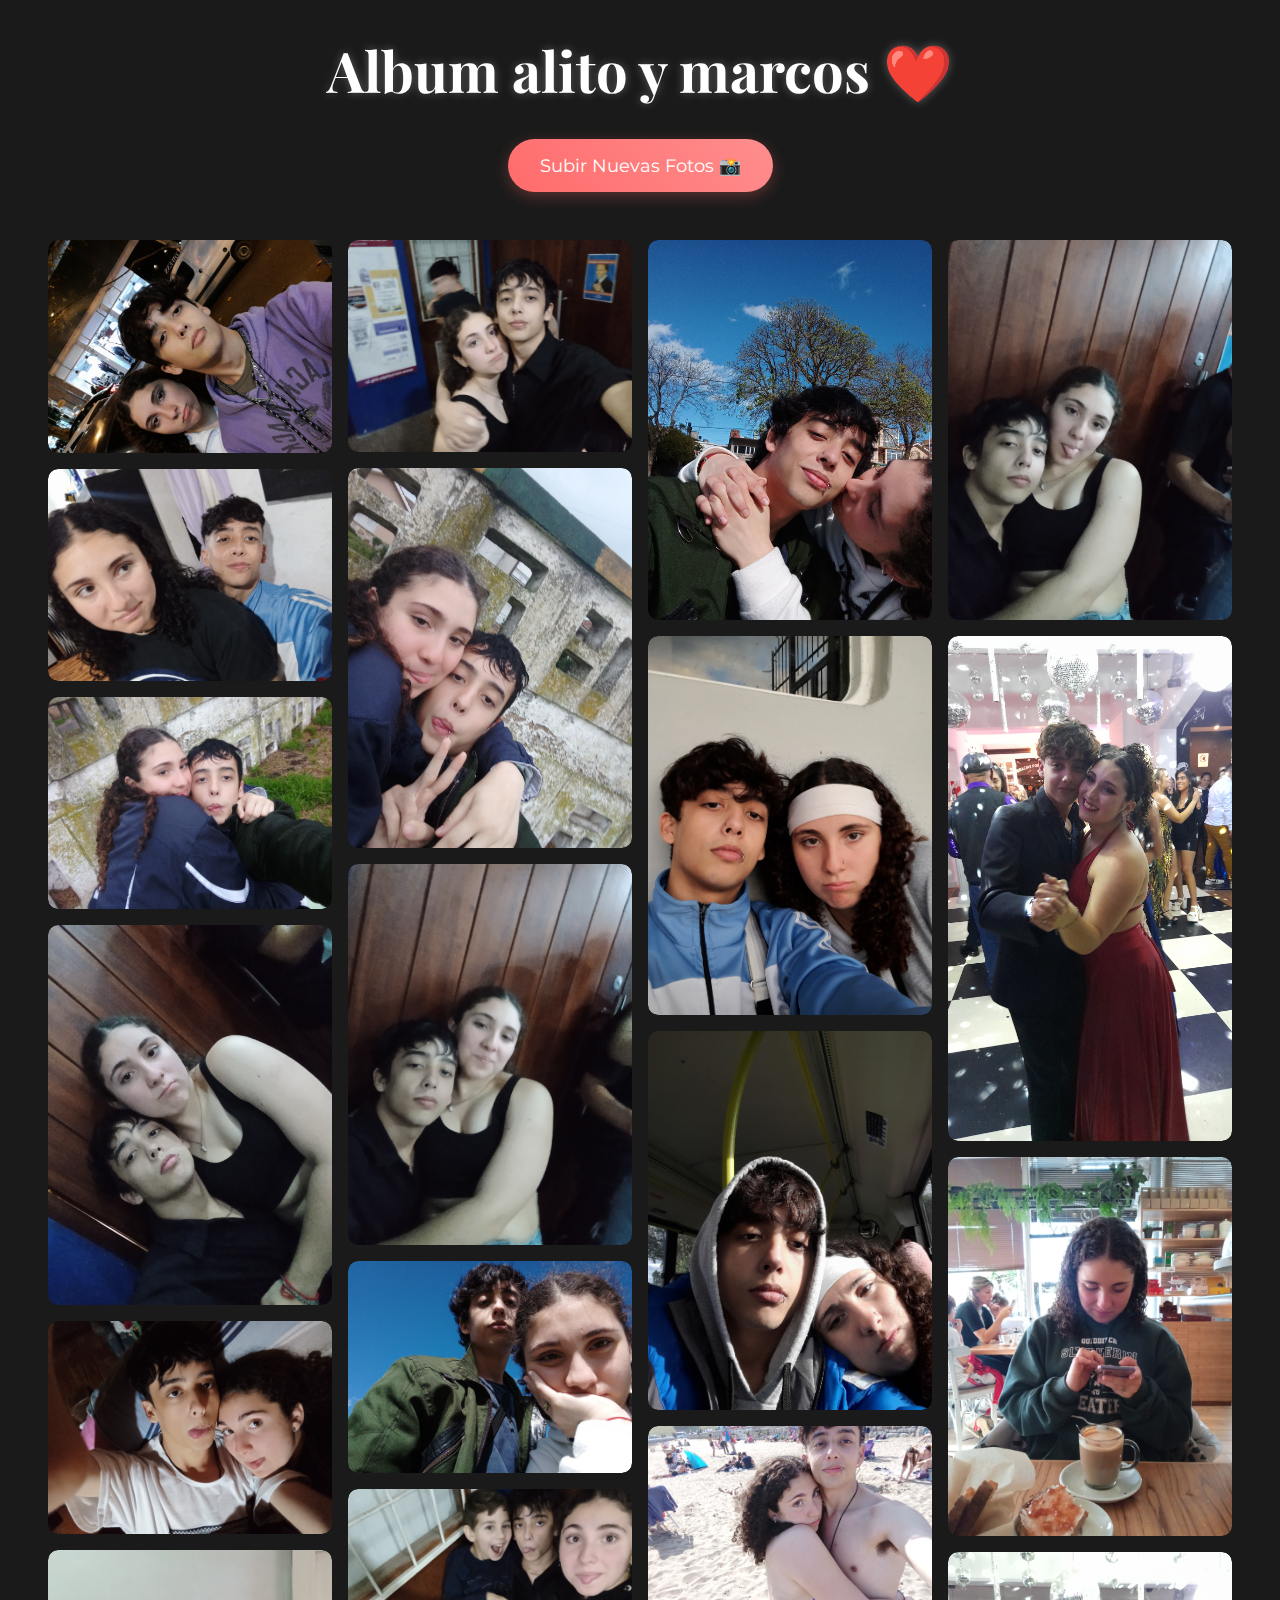
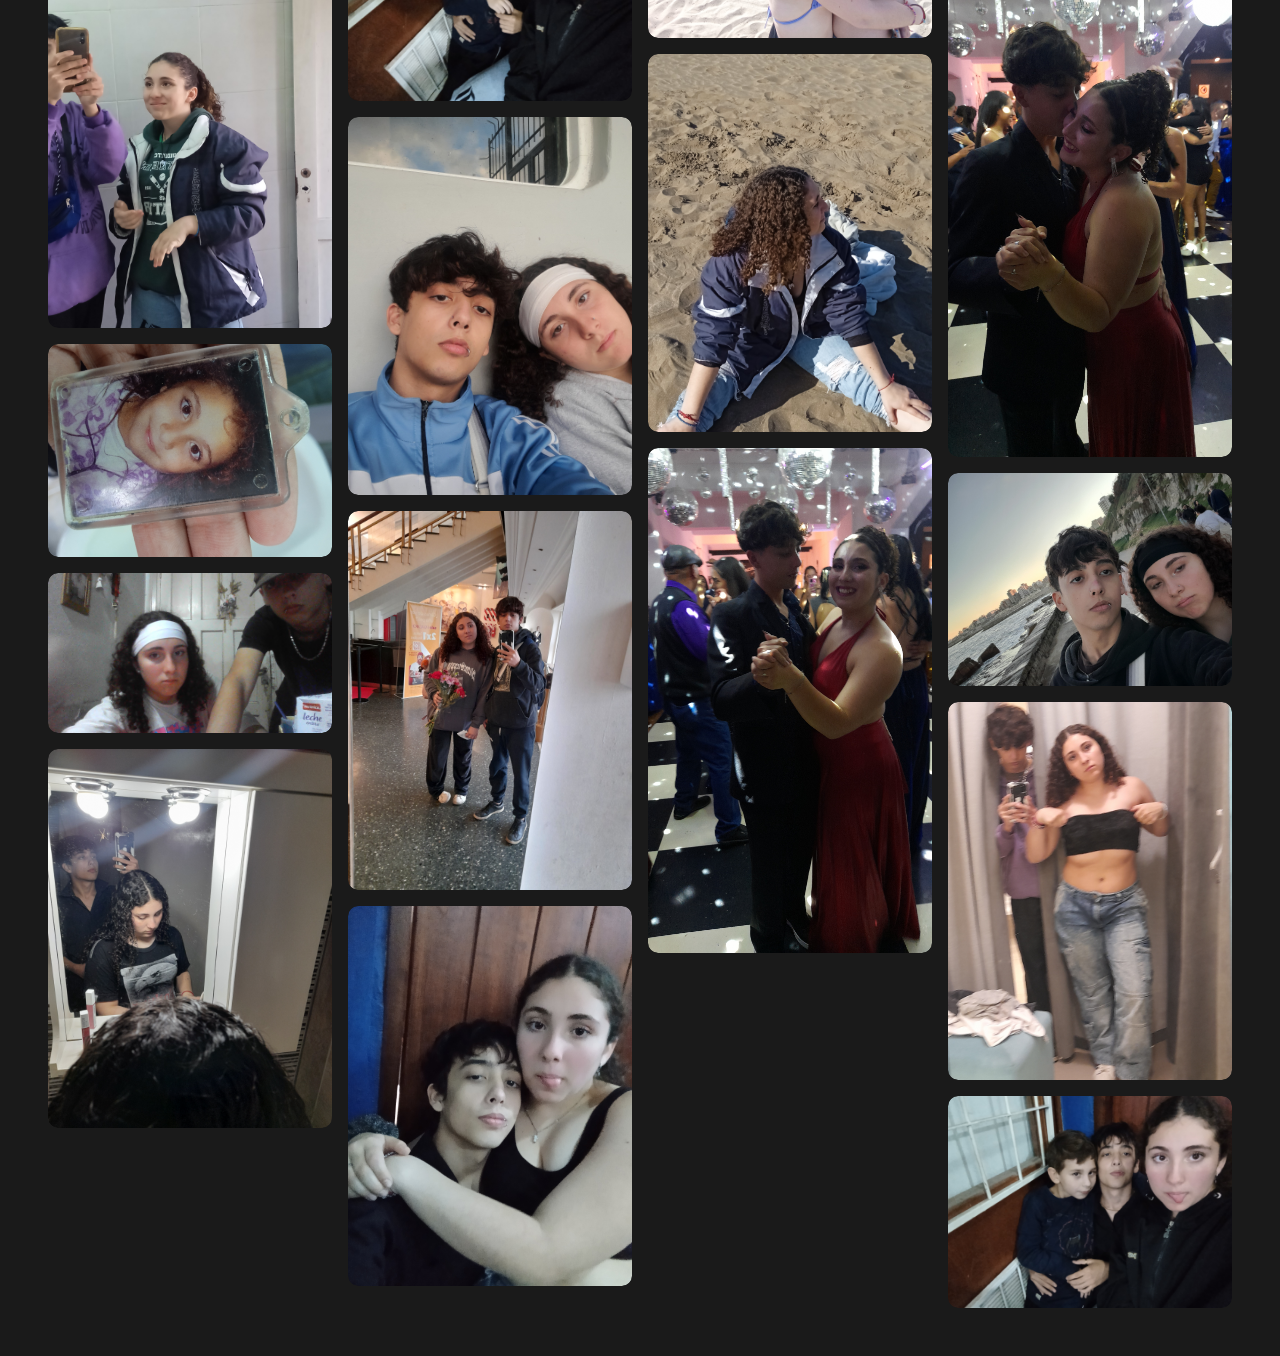
<file: static/mosaic/collage.html>
<!DOCTYPE html>
<html lang="es">
<head>
    <meta charset="UTF-8">
    <meta name="viewport" content="width=device-width, initial-scale=1.0">
    <title>Abum alito y marcos</title>
    <link href="https://fonts.googleapis.com/css2?family=Playfair+Display:wght@700&family=Montserrat:wght@400;600&display=swap" rel="stylesheet">
    <style>
        * {
            margin: 0;
            padding: 0;
            box-sizing: border-box;
        }

        body {
            background: #1a1a1a;
            font-family: 'Montserrat', sans-serif;
            overflow-x: hidden;
            min-height: 100vh;
        }

        .container {
            padding: 2rem;
        }

        .title {
            font-family: 'Playfair Display', serif;
            color: #fff;
            text-align: center;
            font-size: 3.5rem;
            margin-bottom: 2rem;
            position: relative;
            text-shadow: 0 0 10px rgba(255,255,255,0.3);
        }

        .upload-container {
            text-align: center;
            margin-bottom: 2rem;
            position: relative;
        }

        .upload-button {
            background: linear-gradient(45deg, #ff6b6b, #ff8e8e);
            color: white;
            padding: 1rem 2rem;
            border: none;
            border-radius: 30px;
            font-size: 1.1rem;
            cursor: pointer;
            transition: all 0.3s ease;
            font-family: 'Montserrat', sans-serif;
            box-shadow: 0 4px 15px rgba(255,107,107,0.3);
        }

        .upload-button:hover {
            transform: translateY(-2px);
            box-shadow: 0 6px 20px rgba(255,107,107,0.4);
        }

        .upload-input {
            display: none;
        }

        .upload-progress {
            position: fixed;
            top: 20px;
            right: 20px;
            background: rgba(0,0,0,0.8);
            color: white;
            padding: 1rem;
            border-radius: 10px;
            display: none;
            z-index: 1000;
            animation: slideIn 0.3s ease;
        }

        @keyframes slideIn {
            from { transform: translateX(100%); opacity: 0; }
            to { transform: translateX(0); opacity: 1; }
        }

        .gallery {
            columns: 4 250px;
            column-gap: 1rem;
            padding: 1rem;
        }

        .photo-item {
            break-inside: avoid;
            margin-bottom: 1rem;
            position: relative;
            cursor: pointer;
            transition: all 0.3s ease;
            transform-origin: center;
            overflow: hidden;
            border-radius: 10px;
        }

        .photo-item img {
            width: 100%;
            height: auto;
            display: block;
            transition: all 0.5s ease;
            border-radius: 10px;
        }

        .photo-item:hover {
            z-index: 1;
        }

        .photo-item:hover img {
            transform: scale(1.05);
        }

        .photo-item::before {
            content: '';
            position: absolute;
            top: 0;
            left: 0;
            right: 0;
            bottom: 0;
            background: linear-gradient(to bottom, rgba(0,0,0,0) 0%, rgba(0,0,0,0.7) 100%);
            opacity: 0;
            transition: opacity 0.3s ease;
            border-radius: 10px;
        }

        .photo-item:hover::before {
            opacity: 1;
        }

        .photo-date {
            position: absolute;
            bottom: 1rem;
            left: 1rem;
            color: white;
            font-size: 0.8rem;
            opacity: 0;
            transform: translateY(20px);
            transition: all 0.3s ease;
        }

        .photo-item:hover .photo-date {
            opacity: 1;
            transform: translateY(0);
        }

        .modal {
            position: fixed;
            top: 0;
            left: 0;
            width: 100%;
            height: 100%;
            background: rgba(0,0,0,0.95);
            display: none;
            justify-content: center;
            align-items: center;
            z-index: 1000;
            opacity: 0;
            transition: opacity 0.3s ease;
        }

        .modal.active {
            display: flex;
            opacity: 1;
        }

        .modal-content {
            position: relative;
            max-width: 90%;
            max-height: 90vh;
            transform: scale(0.9);
            transition: all 0.3s ease;
        }

        .modal.active .modal-content {
            transform: scale(1);
        }

        .modal-image {
            max-width: 100%;
            max-height: 90vh;
            border-radius: 15px;
            box-shadow: 0 0 30px rgba(0,0,0,0.5);
        }

        .close-modal {
            position: absolute;
            top: 1rem;
            right: 1rem;
            color: white;
            font-size: 2rem;
            cursor: pointer;
            background: none;
            border: none;
            padding: 0.5rem;
            z-index: 1001;
            transition: transform 0.3s ease;
        }

        .close-modal:hover {
            transform: rotate(90deg);
        }

        .navigation-button {
            position: absolute;
            top: 50%;
            transform: translateY(-50%);
            background: rgba(255,255,255,0.1);
            color: white;
            border: none;
            padding: 1rem;
            cursor: pointer;
            font-size: 1.5rem;
            border-radius: 50%;
            transition: all 0.3s ease;
        }

        .navigation-button:hover {
            background: rgba(255,255,255,0.2);
        }

        .prev-button {
            left: 1rem;
        }

        .next-button {
            right: 1rem;
        }

        @media (max-width: 768px) {
            .title {
                font-size: 2.5rem;
            }

            .gallery {
                columns: 2 200px;
            }
        }

        @keyframes fadeIn {
            from { opacity: 0; transform: translateY(20px); }
            to { opacity: 1; transform: translateY(0); }
        }

        .photo-item {
            animation: fadeIn 0.6s ease backwards;
        }

        .photo-item:nth-child(2n) {
            animation-delay: 0.2s;
        }

        .photo-item:nth-child(3n) {
            animation-delay: 0.4s;
        }

        .photo-item:nth-child(4n) {
            animation-delay: 0.6s;
        }
    </style>
</head>
<body>
    <div class="container">
        <h1 class="title">Album alito y marcos ❤️</h1>
        <div class="upload-container">
            <input type="file" id="uploadInput" class="upload-input" accept="image/*" multiple>
            <button class="upload-button" onclick="document.getElementById('uploadInput').click()">
                Subir Nuevas Fotos 📸
            </button>
        </div>
        <div class="upload-progress" id="uploadProgress"></div>
        <div class="gallery" id="gallery"></div>
    </div>

    <div class="modal" id="modal">
        <button class="close-modal" onclick="closeModal()">×</button>
        <button class="navigation-button prev-button" onclick="navigateImage(-1)">❮</button>
        <button class="navigation-button next-button" onclick="navigateImage(1)">❯</button>
        <img class="modal-content modal-image" id="modalImage">
    </div>

    <script>
        function formatDate(filename) {
            const match = filename.match(/(\d{4})(\d{2})(\d{2})/);
            if (match) {
                const [_, year, month, day] = match;
                return `${day}/${month}/${year}`;
            }
            return '';
        }

        const gallery = document.getElementById('gallery');
        const modal = document.getElementById('modal');
        const modalImg = document.getElementById('modalImage');
        let currentImageIndex = 0;
        const images = [
            '20240513_153300.jpg', '20240601_180529.jpg', '20240601_182040.jpg',
            '20240609_170054.jpg', '20240609_170105.jpg', '20240701_171142.jpg',
            '20240804_175744.jpg', '20240922_215728.jpg', '20241206_223321.jpg',
            '20241206_223326.jpg', '20241206_223331.jpg', 'IMG_20230602_164456.jpg',
            'IMG_20230602_164513.jpg', 'IMG_20230707_214403.jpg', 'IMG_20230707_215626.jpg',
            'IMG_20230707_215647.jpg', 'IMG_20230707_215649.jpg', 'IMG_20230707_215715.jpg',
            'IMG_20230707_225214.jpg', 'IMG_20230707_225221.jpg', 'IMG_20230809_150411.jpg',
            'IMG_20230809_154146.jpg', 'IMG_20230809_162049.jpg', 'IMG_20230824_142744.jpg',
            'IMG_20230824_143156.jpg', 'IMG_20230826_150546.jpg', 'IMG_20231004_002329.jpg',
            'IMG_20231028_203434.jpg', 'IMG_20231106_160006_1.jpg', 'WIN_20240122_21_00_16_Pro.jpg'
        ];

        // Mezclar el array de imágenes aleatoriamente
        function shuffleArray(array) {
            for (let i = array.length - 1; i > 0; i--) {
                const j = Math.floor(Math.random() * (i + 1));
                [array[i], array[j]] = [array[j], array[i]];
            }
            return array;
        }

        const shuffledImages = shuffleArray([...images]);

        shuffledImages.forEach((image, index) => {
            const item = document.createElement('div');
            item.className = 'photo-item';
            
            const img = document.createElement('img');
            img.src = `source_images/${image}`;
            img.alt = 'Foto de nosotros';
            img.loading = 'lazy';

            const date = document.createElement('div');
            date.className = 'photo-date';
            date.textContent = formatDate(image);

            item.appendChild(img);
            item.appendChild(date);

            item.addEventListener('click', () => {
                currentImageIndex = images.indexOf(image);
                updateModal();
                modal.classList.add('active');
            });

            gallery.appendChild(item);
        });

        function updateModal() {
            modalImg.src = `source_images/${images[currentImageIndex]}`;
        }

        function navigateImage(direction) {
            currentImageIndex = (currentImageIndex + direction + images.length) % images.length;
            updateModal();
        }

        function closeModal() {
            modal.classList.remove('active');
        }

        // Cerrar modal con Escape o clic fuera
        document.addEventListener('keydown', (e) => {
            if (e.key === 'Escape') closeModal();
            if (e.key === 'ArrowLeft') navigateImage(-1);
            if (e.key === 'ArrowRight') navigateImage(1);
        });

        modal.addEventListener('click', (e) => {
            if (e.target === modal) closeModal();
        });

        // Prevenir que las imágenes se arrastren
        document.addEventListener('dragstart', (e) => e.preventDefault());

        // Función para subir fotos
        document.getElementById('uploadInput').addEventListener('change', async function(e) {
            const files = e.target.files;
            if (files.length === 0) return;

            const progressDiv = document.getElementById('uploadProgress');
            progressDiv.style.display = 'block';
            progressDiv.textContent = 'Subiendo fotos...';

            const formData = new FormData();
            Array.from(files).forEach(file => {
                formData.append('photos[]', file);
            });

            try {
                const response = await fetch('/upload_photos', {
                    method: 'POST',
                    body: formData
                });

                if (!response.ok) {
                    throw new Error('Error al subir las fotos');
                }

                const result = await response.json();
                
                // Agregar las nuevas fotos a la galería
                result.files.forEach(filename => {
                    images.push(filename);
                    const item = createPhotoItem(filename);
                    gallery.appendChild(item);
                });

                progressDiv.textContent = '¡Fotos subidas con éxito!';
                setTimeout(() => {
                    progressDiv.style.display = 'none';
                }, 3000);

            } catch (error) {
                progressDiv.textContent = 'Error al subir las fotos: ' + error.message;
                setTimeout(() => {
                    progressDiv.style.display = 'none';
                }, 3000);
            }
        });

        // Función para crear un elemento de foto
        function createPhotoItem(image) {
            const item = document.createElement('div');
            item.className = 'photo-item';
            
            const img = document.createElement('img');
            img.src = `source_images/${image}`;
            img.alt = 'Foto de nosotros';
            img.loading = 'lazy';

            const date = document.createElement('div');
            date.className = 'photo-date';
            date.textContent = formatDate(image);

            item.appendChild(img);
            item.appendChild(date);

            item.addEventListener('click', () => {
                currentImageIndex = images.indexOf(image);
                updateModal();
                modal.classList.add('active');
            });

            return item;
        }
    </script>
</body>
</html>
</file>
